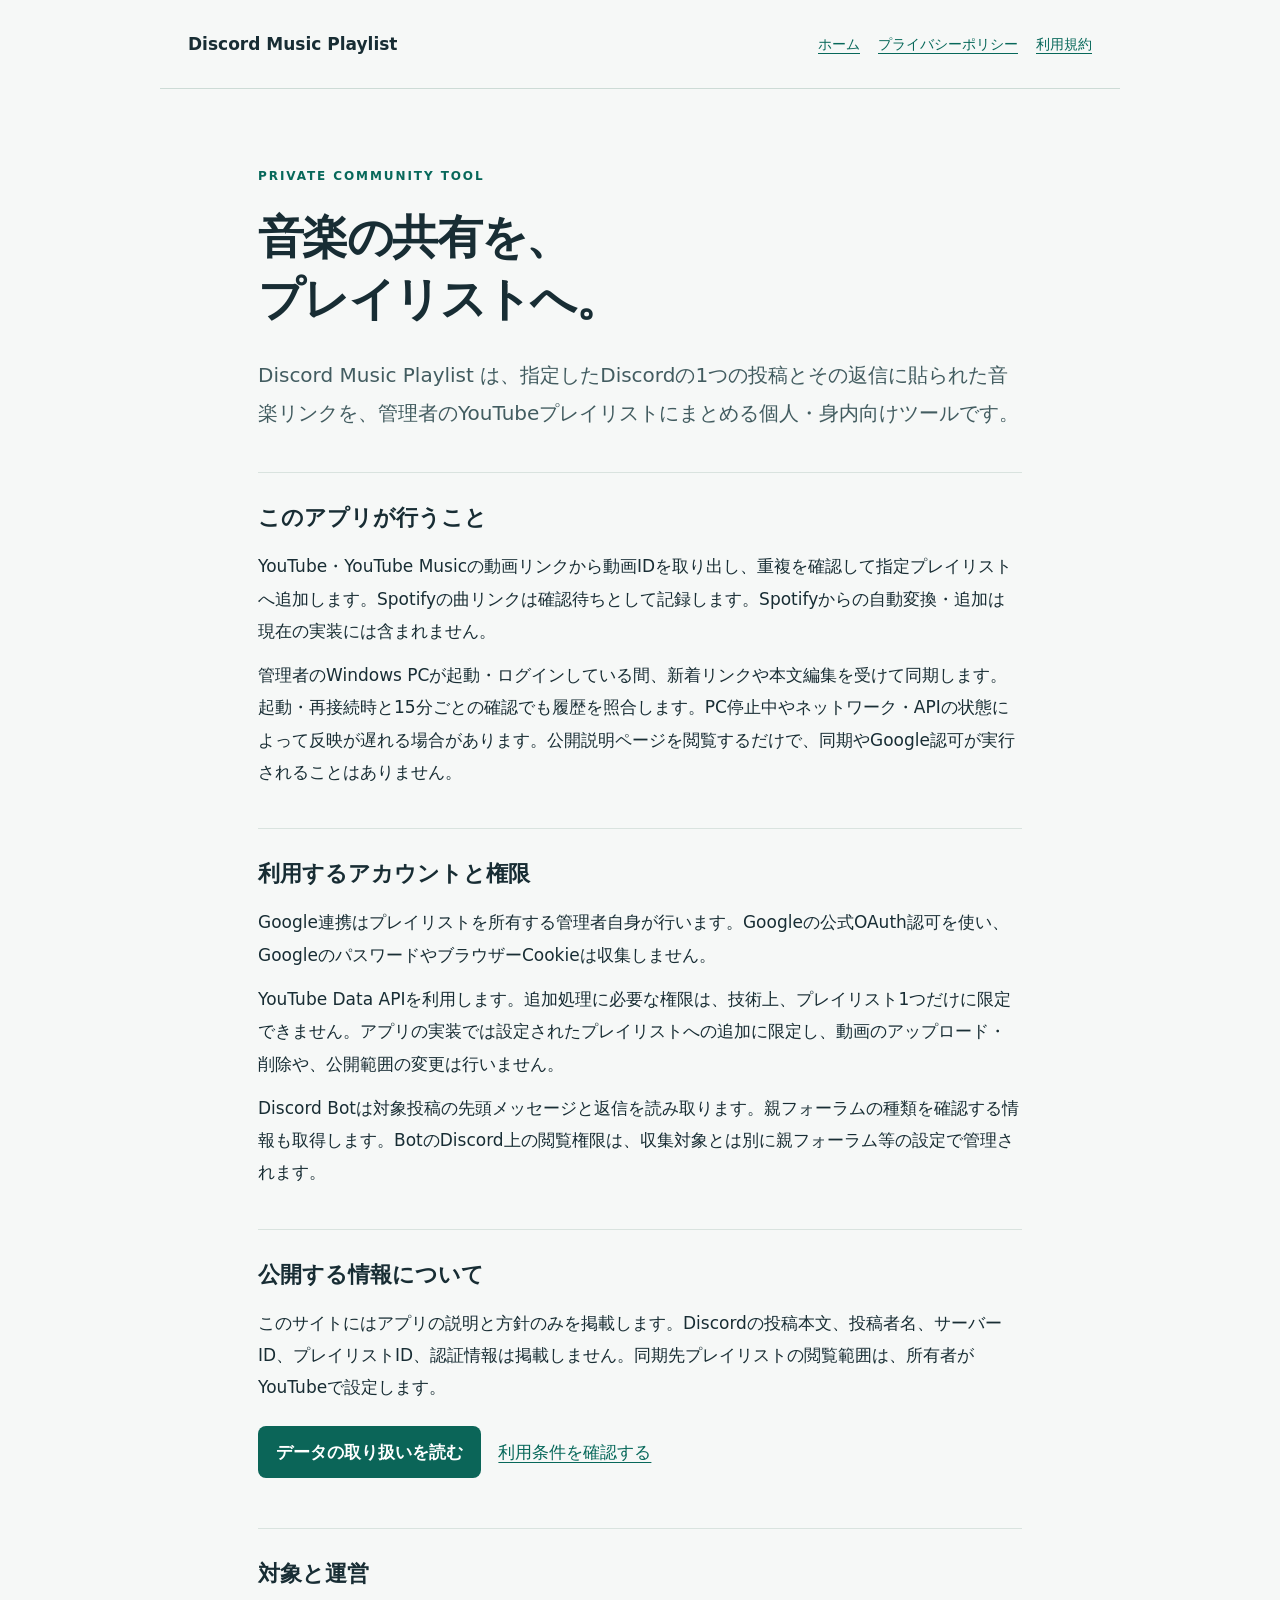
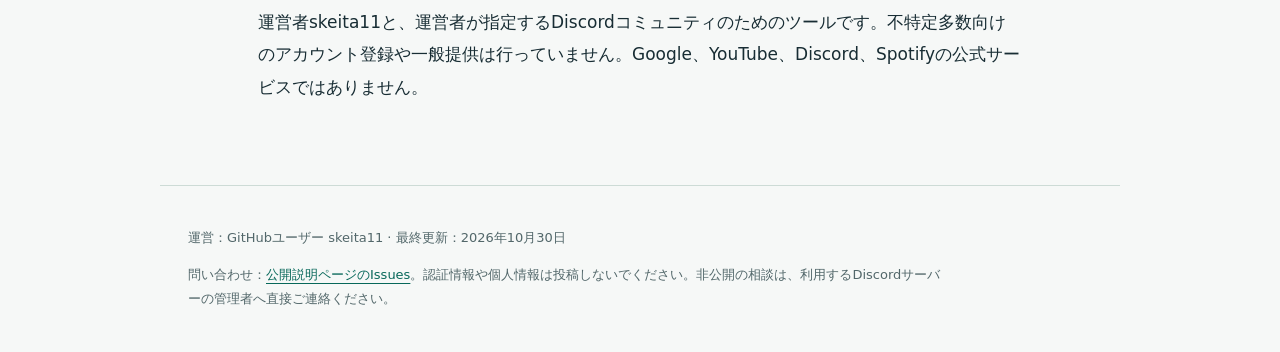
<file: index.html>
<!doctype html>
<html lang="ja"><head><meta charset="utf-8"><meta name="viewport" content="width=device-width,initial-scale=1"><meta name="description" content="Discord Music Playlist：個人・身内向けの音楽リンク同期ツールの説明とデータの取り扱い。"><title>アプリについて | Discord Music Playlist</title><link rel="stylesheet" href="style.css"></head><body><header><a class="brand" href="index.html">Discord Music Playlist</a><nav aria-label="メインナビゲーション"><a href="index.html">ホーム</a><a href="privacy.html">プライバシーポリシー</a><a href="terms.html">利用規約</a></nav></header><main><p class="eyebrow">PRIVATE COMMUNITY TOOL</p><h1>音楽の共有を、<br>プレイリストへ。</h1><p class="lead">Discord Music Playlist は、指定したDiscordの1つの投稿とその返信に貼られた音楽リンクを、管理者のYouTubeプレイリストにまとめる個人・身内向けツールです。</p><section><h2>このアプリが行うこと</h2><p>YouTube・YouTube Musicの動画リンクから動画IDを取り出し、重複を確認して指定プレイリストへ追加します。Spotifyの曲リンクは確認待ちとして記録します。Spotifyからの自動変換・追加は現在の実装には含まれません。</p><p>管理者のWindows PCが起動・ログインしている間、新着リンクや本文編集を受けて同期します。起動・再接続時と15分ごとの確認でも履歴を照合します。PC停止中やネットワーク・APIの状態によって反映が遅れる場合があります。公開説明ページを閲覧するだけで、同期やGoogle認可が実行されることはありません。</p></section><section><h2>利用するアカウントと権限</h2><p>Google連携はプレイリストを所有する管理者自身が行います。Googleの公式OAuth認可を使い、GoogleのパスワードやブラウザーCookieは収集しません。</p><p>YouTube Data APIを利用します。追加処理に必要な権限は、技術上、プレイリスト1つだけに限定できません。アプリの実装では設定されたプレイリストへの追加に限定し、動画のアップロード・削除や、公開範囲の変更は行いません。</p><p>Discord Botは対象投稿の先頭メッセージと返信を読み取ります。親フォーラムの種類を確認する情報も取得します。BotのDiscord上の閲覧権限は、収集対象とは別に親フォーラム等の設定で管理されます。</p></section><section><h2>公開する情報について</h2><p>このサイトにはアプリの説明と方針のみを掲載します。Discordの投稿本文、投稿者名、サーバーID、プレイリストID、認証情報は掲載しません。同期先プレイリストの閲覧範囲は、所有者がYouTubeで設定します。</p><p><a class="button" href="privacy.html">データの取り扱いを読む</a> <a href="terms.html">利用条件を確認する</a></p></section><section><h2>対象と運営</h2><p>運営者skeita11と、運営者が指定するDiscordコミュニティのためのツールです。不特定多数向けのアカウント登録や一般提供は行っていません。Google、YouTube、Discord、Spotifyの公式サービスではありません。</p></section></main><footer><p>運営：GitHubユーザー skeita11 · 最終更新：2026年10月30日</p><p>問い合わせ：<a href="https://github.com/skeita11/discord-music-info/issues">公開説明ページのIssues</a>。認証情報や個人情報は投稿しないでください。非公開の相談は、利用するDiscordサーバーの管理者へ直接ご連絡ください。</p></footer></body></html>
</file>
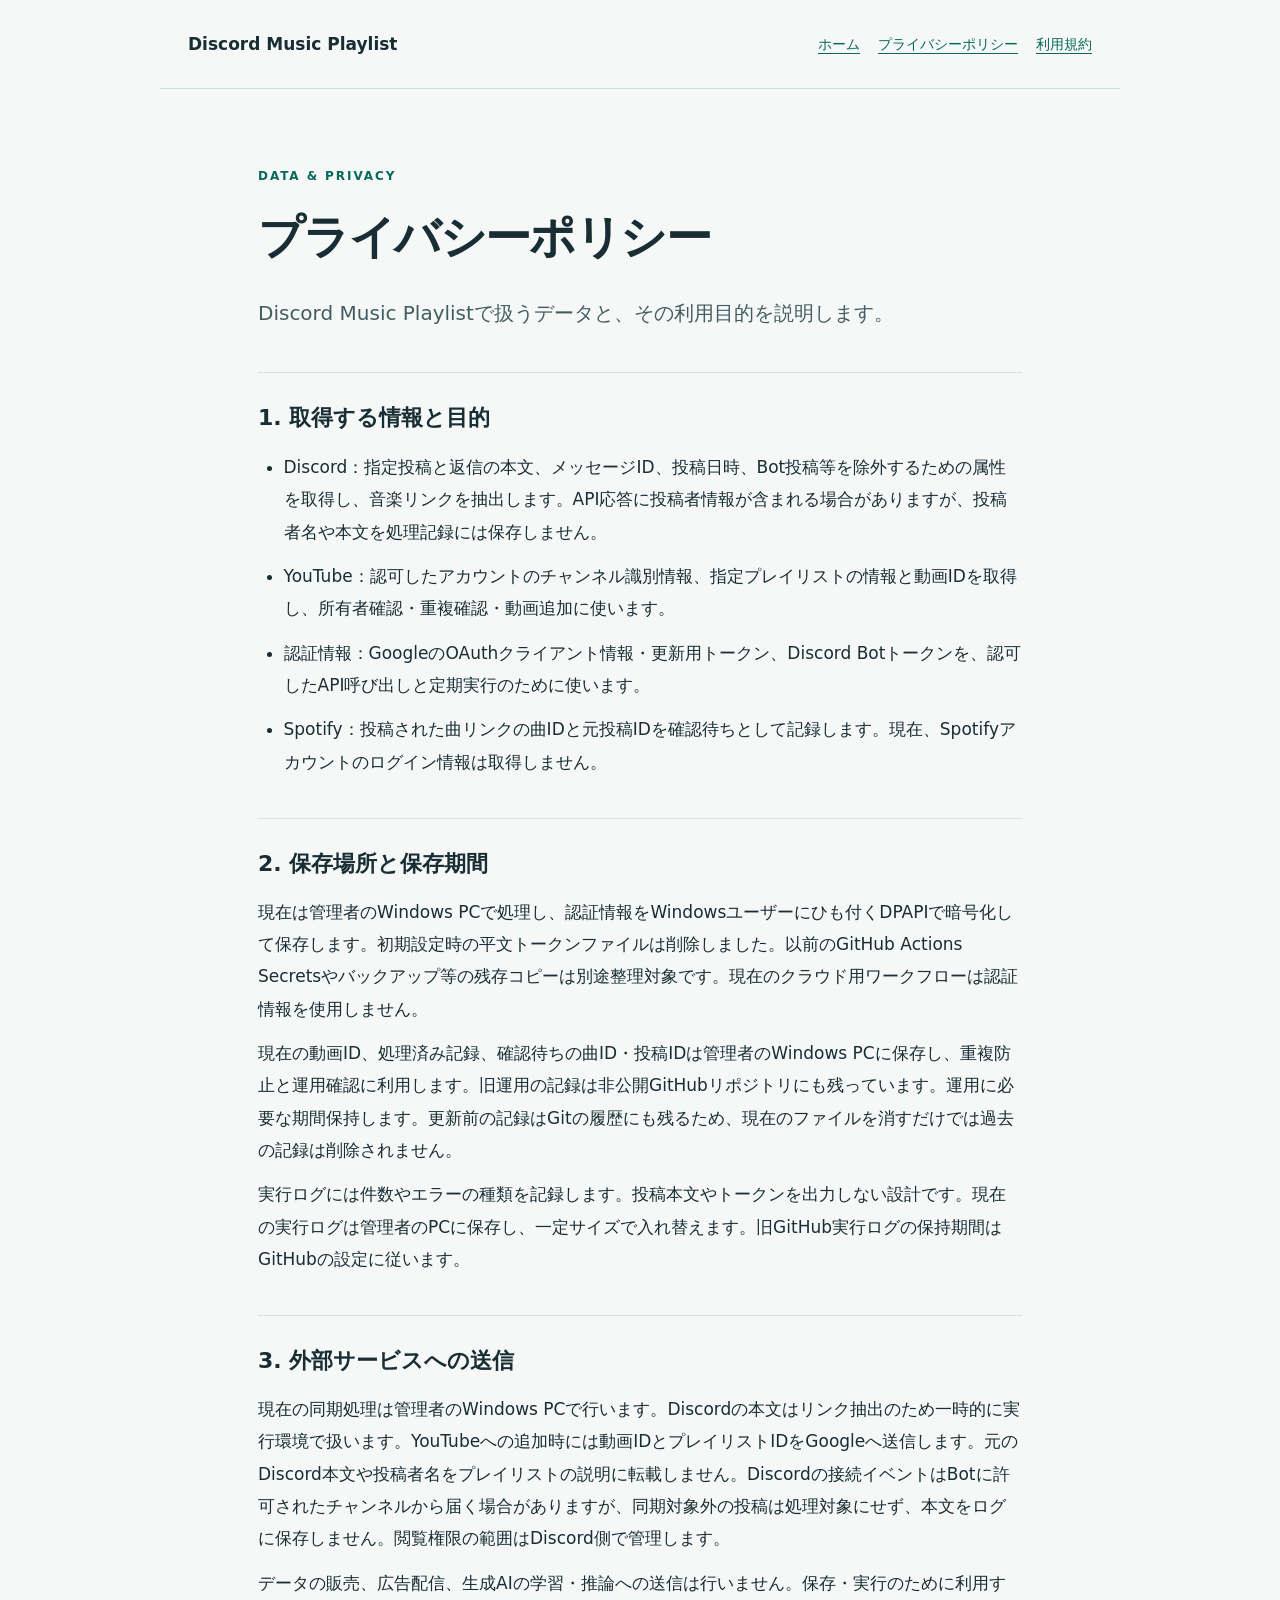
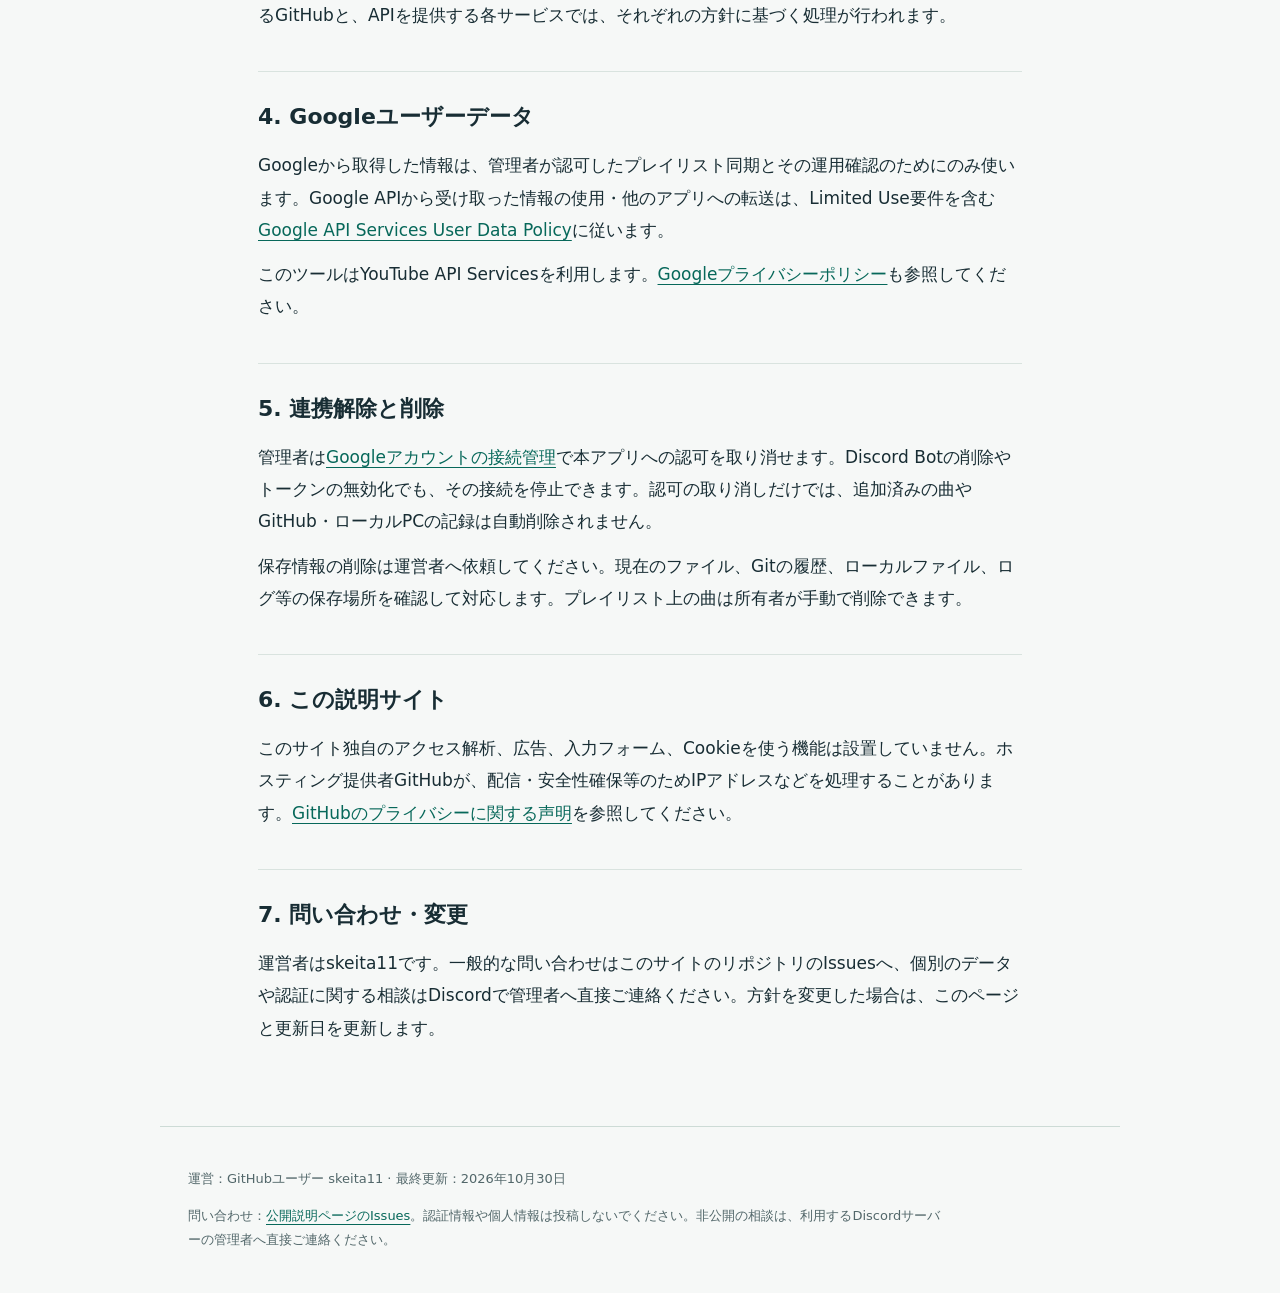
<file: privacy.html>
<!doctype html>
<html lang="ja"><head><meta charset="utf-8"><meta name="viewport" content="width=device-width,initial-scale=1"><meta name="description" content="Discord Music Playlist：個人・身内向けの音楽リンク同期ツールの説明とデータの取り扱い。"><title>プライバシーポリシー | Discord Music Playlist</title><link rel="stylesheet" href="style.css"></head><body><header><a class="brand" href="index.html">Discord Music Playlist</a><nav aria-label="メインナビゲーション"><a href="index.html">ホーム</a><a href="privacy.html">プライバシーポリシー</a><a href="terms.html">利用規約</a></nav></header><main><p class="eyebrow">DATA &amp; PRIVACY</p><h1>プライバシーポリシー</h1><p class="lead">Discord Music Playlistで扱うデータと、その利用目的を説明します。</p><section><h2>1. 取得する情報と目的</h2><ul><li>Discord：指定投稿と返信の本文、メッセージID、投稿日時、Bot投稿等を除外するための属性を取得し、音楽リンクを抽出します。API応答に投稿者情報が含まれる場合がありますが、投稿者名や本文を処理記録には保存しません。</li><li>YouTube：認可したアカウントのチャンネル識別情報、指定プレイリストの情報と動画IDを取得し、所有者確認・重複確認・動画追加に使います。</li><li>認証情報：GoogleのOAuthクライアント情報・更新用トークン、Discord Botトークンを、認可したAPI呼び出しと定期実行のために使います。</li><li>Spotify：投稿された曲リンクの曲IDと元投稿IDを確認待ちとして記録します。現在、Spotifyアカウントのログイン情報は取得しません。</li></ul></section><section><h2>2. 保存場所と保存期間</h2><p>現在は管理者のWindows PCで処理し、認証情報をWindowsユーザーにひも付くDPAPIで暗号化して保存します。初期設定時の平文トークンファイルは削除しました。以前のGitHub Actions Secretsやバックアップ等の残存コピーは別途整理対象です。現在のクラウド用ワークフローは認証情報を使用しません。</p><p>現在の動画ID、処理済み記録、確認待ちの曲ID・投稿IDは管理者のWindows PCに保存し、重複防止と運用確認に利用します。旧運用の記録は非公開GitHubリポジトリにも残っています。運用に必要な期間保持します。更新前の記録はGitの履歴にも残るため、現在のファイルを消すだけでは過去の記録は削除されません。</p><p>実行ログには件数やエラーの種類を記録します。投稿本文やトークンを出力しない設計です。現在の実行ログは管理者のPCに保存し、一定サイズで入れ替えます。旧GitHub実行ログの保持期間はGitHubの設定に従います。</p></section><section><h2>3. 外部サービスへの送信</h2><p>現在の同期処理は管理者のWindows PCで行います。Discordの本文はリンク抽出のため一時的に実行環境で扱います。YouTubeへの追加時には動画IDとプレイリストIDをGoogleへ送信します。元のDiscord本文や投稿者名をプレイリストの説明に転載しません。Discordの接続イベントはBotに許可されたチャンネルから届く場合がありますが、同期対象外の投稿は処理対象にせず、本文をログに保存しません。閲覧権限の範囲はDiscord側で管理します。</p><p>データの販売、広告配信、生成AIの学習・推論への送信は行いません。保存・実行のために利用するGitHubと、APIを提供する各サービスでは、それぞれの方針に基づく処理が行われます。</p></section><section><h2>4. Googleユーザーデータ</h2><p>Googleから取得した情報は、管理者が認可したプレイリスト同期とその運用確認のためにのみ使います。Google APIから受け取った情報の使用・他のアプリへの転送は、Limited Use要件を含む<a href="https://developers.google.com/terms/api-services-user-data-policy">Google API Services User Data Policy</a>に従います。</p><p>このツールはYouTube API Servicesを利用します。<a href="https://policies.google.com/privacy">Googleプライバシーポリシー</a>も参照してください。</p></section><section><h2>5. 連携解除と削除</h2><p>管理者は<a href="https://myaccount.google.com/connections">Googleアカウントの接続管理</a>で本アプリへの認可を取り消せます。Discord Botの削除やトークンの無効化でも、その接続を停止できます。認可の取り消しだけでは、追加済みの曲やGitHub・ローカルPCの記録は自動削除されません。</p><p>保存情報の削除は運営者へ依頼してください。現在のファイル、Gitの履歴、ローカルファイル、ログ等の保存場所を確認して対応します。プレイリスト上の曲は所有者が手動で削除できます。</p></section><section><h2>6. この説明サイト</h2><p>このサイト独自のアクセス解析、広告、入力フォーム、Cookieを使う機能は設置していません。ホスティング提供者GitHubが、配信・安全性確保等のためIPアドレスなどを処理することがあります。<a href="https://docs.github.com/en/site-policy/privacy-policies/github-general-privacy-statement">GitHubのプライバシーに関する声明</a>を参照してください。</p></section><section><h2>7. 問い合わせ・変更</h2><p>運営者はskeita11です。一般的な問い合わせはこのサイトのリポジトリのIssuesへ、個別のデータや認証に関する相談はDiscordで管理者へ直接ご連絡ください。方針を変更した場合は、このページと更新日を更新します。</p></section></main><footer><p>運営：GitHubユーザー skeita11 · 最終更新：2026年10月30日</p><p>問い合わせ：<a href="https://github.com/skeita11/discord-music-info/issues">公開説明ページのIssues</a>。認証情報や個人情報は投稿しないでください。非公開の相談は、利用するDiscordサーバーの管理者へ直接ご連絡ください。</p></footer></body></html>
</file>
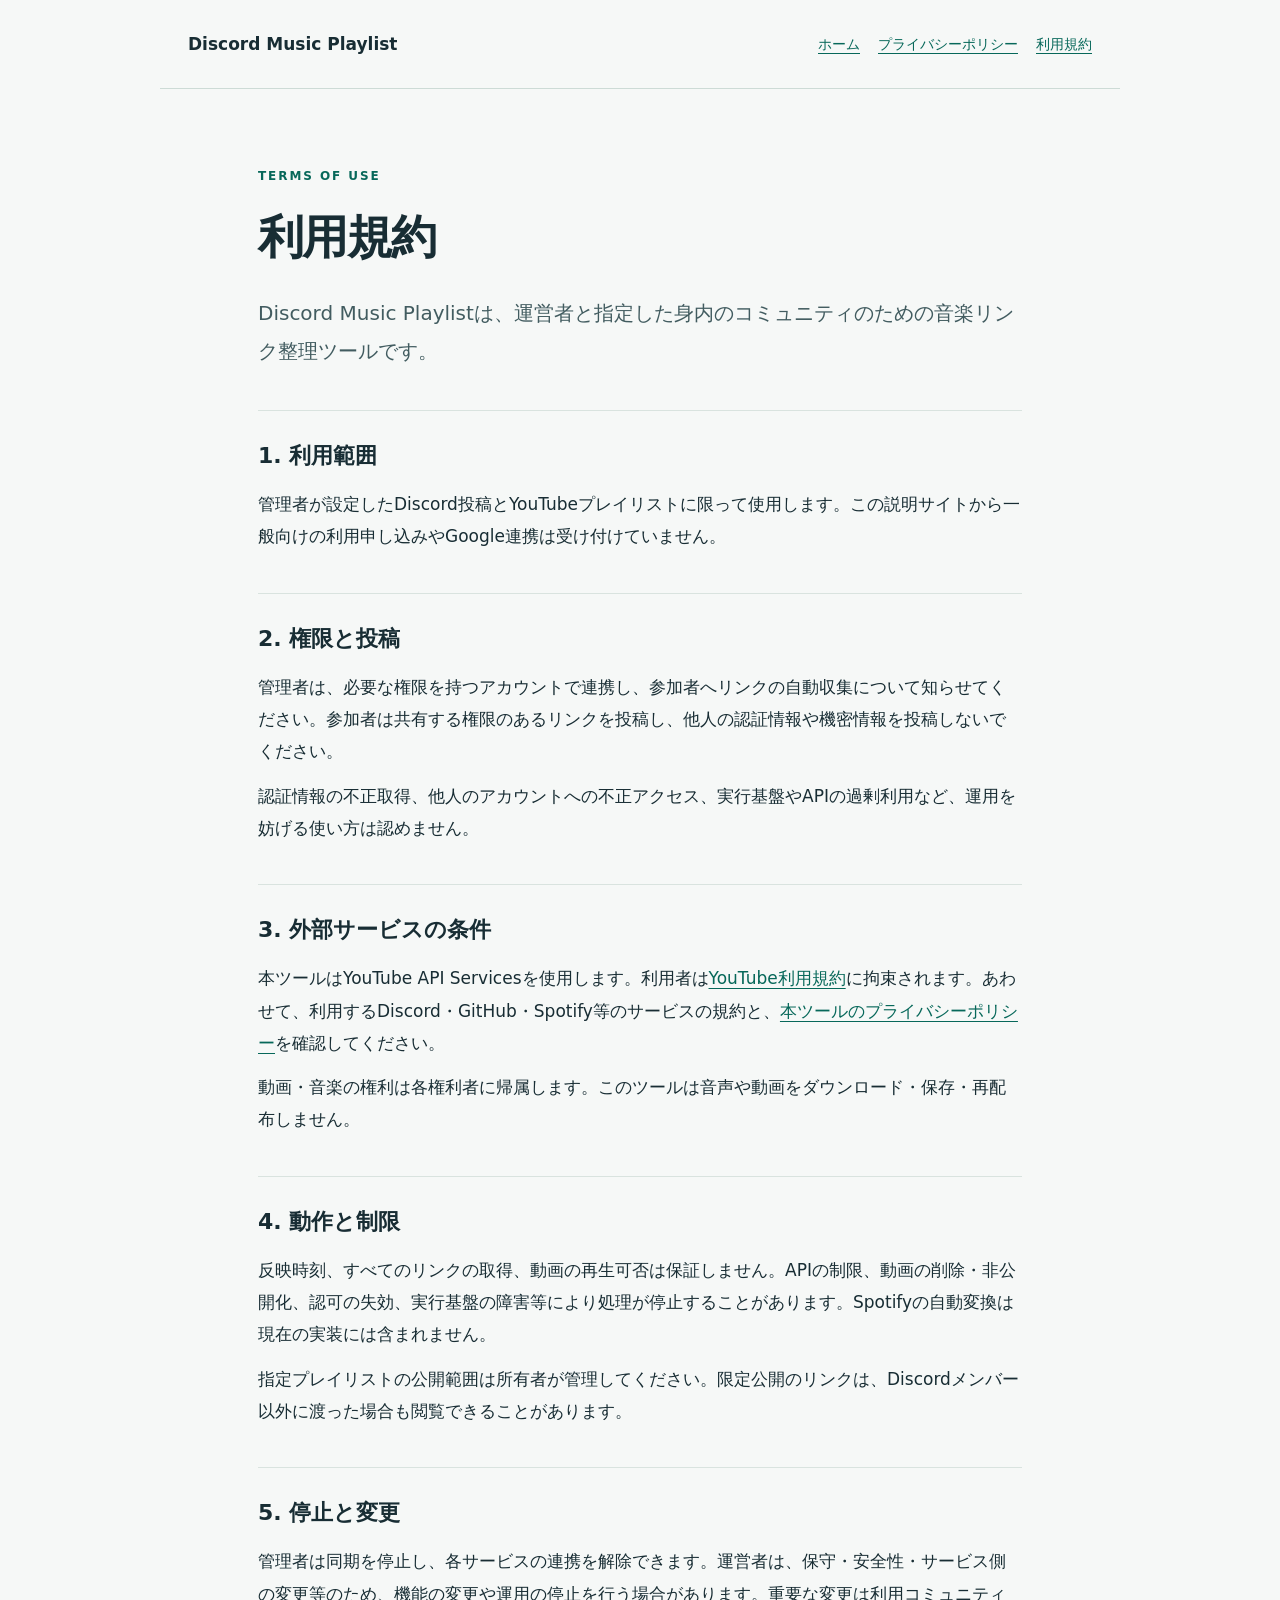
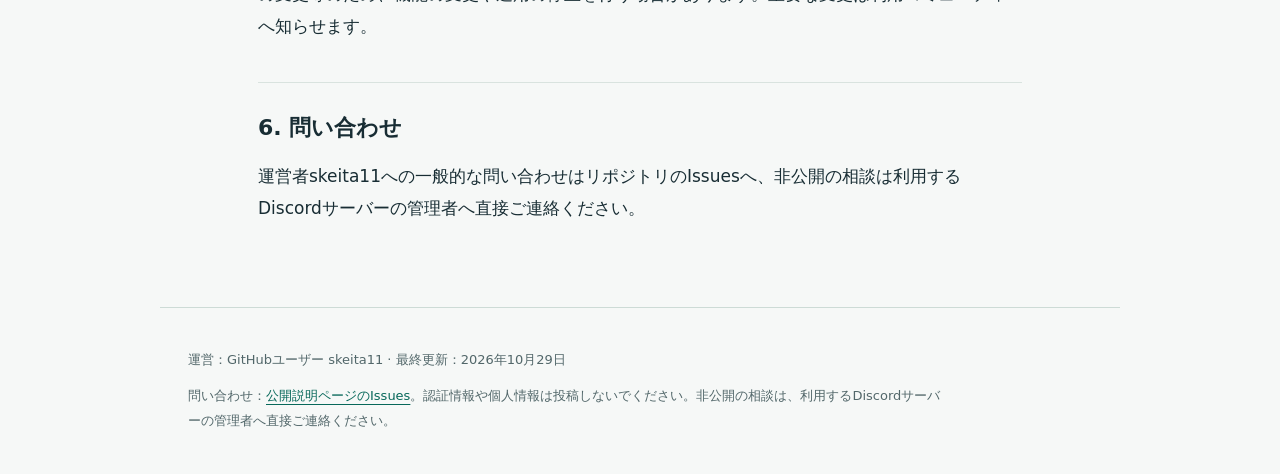
<file: terms.html>
<!doctype html>
<html lang="ja"><head><meta charset="utf-8"><meta name="viewport" content="width=device-width,initial-scale=1"><meta name="description" content="Discord Music Playlist：個人・身内向けの音楽リンク同期ツールの説明とデータの取り扱い。"><title>利用規約 | Discord Music Playlist</title><link rel="stylesheet" href="style.css"></head><body><header><a class="brand" href="index.html">Discord Music Playlist</a><nav aria-label="メインナビゲーション"><a href="index.html">ホーム</a><a href="privacy.html">プライバシーポリシー</a><a href="terms.html">利用規約</a></nav></header><main><p class="eyebrow">TERMS OF USE</p><h1>利用規約</h1><p class="lead">Discord Music Playlistは、運営者と指定した身内のコミュニティのための音楽リンク整理ツールです。</p><section><h2>1. 利用範囲</h2><p>管理者が設定したDiscord投稿とYouTubeプレイリストに限って使用します。この説明サイトから一般向けの利用申し込みやGoogle連携は受け付けていません。</p></section><section><h2>2. 権限と投稿</h2><p>管理者は、必要な権限を持つアカウントで連携し、参加者へリンクの自動収集について知らせてください。参加者は共有する権限のあるリンクを投稿し、他人の認証情報や機密情報を投稿しないでください。</p><p>認証情報の不正取得、他人のアカウントへの不正アクセス、実行基盤やAPIの過剰利用など、運用を妨げる使い方は認めません。</p></section><section><h2>3. 外部サービスの条件</h2><p>本ツールはYouTube API Servicesを使用します。利用者は<a href="https://www.youtube.com/t/terms">YouTube利用規約</a>に拘束されます。あわせて、利用するDiscord・GitHub・Spotify等のサービスの規約と、<a href="privacy.html">本ツールのプライバシーポリシー</a>を確認してください。</p><p>動画・音楽の権利は各権利者に帰属します。このツールは音声や動画をダウンロード・保存・再配布しません。</p></section><section><h2>4. 動作と制限</h2><p>反映時刻、すべてのリンクの取得、動画の再生可否は保証しません。APIの制限、動画の削除・非公開化、認可の失効、実行基盤の障害等により処理が停止することがあります。Spotifyの自動変換は現在の実装には含まれません。</p><p>指定プレイリストの公開範囲は所有者が管理してください。限定公開のリンクは、Discordメンバー以外に渡った場合も閲覧できることがあります。</p></section><section><h2>5. 停止と変更</h2><p>管理者は同期を停止し、各サービスの連携を解除できます。運営者は、保守・安全性・サービス側の変更等のため、機能の変更や運用の停止を行う場合があります。重要な変更は利用コミュニティへ知らせます。</p></section><section><h2>6. 問い合わせ</h2><p>運営者skeita11への一般的な問い合わせはリポジトリのIssuesへ、非公開の相談は利用するDiscordサーバーの管理者へ直接ご連絡ください。</p></section></main><footer><p>運営：GitHubユーザー skeita11 · 最終更新：2026年10月29日</p><p>問い合わせ：<a href="https://github.com/skeita11/discord-music-info/issues">公開説明ページのIssues</a>。認証情報や個人情報は投稿しないでください。非公開の相談は、利用するDiscordサーバーの管理者へ直接ご連絡ください。</p></footer></body></html>
</file>
<file: style.css>
*{box-sizing:border-box}body{margin:0;background:#f6f8f7;color:#182d34;font:17px/1.9 system-ui,-apple-system,"Segoe UI",sans-serif}header,main,footer{max-width:960px;margin:auto;padding:28px}header{display:flex;align-items:center;justify-content:space-between;gap:20px;border-bottom:1px solid #cddbd6}.brand{font-weight:750;text-decoration:none;color:#182d34}nav{display:flex;flex-wrap:wrap;gap:18px;font-size:14px}a{color:#07685a;text-underline-offset:4px}a:focus-visible{outline:3px solid #138c79;outline-offset:5px}main{max-width:820px;padding-top:64px;padding-bottom:70px}.eyebrow{font-size:12px;letter-spacing:.16em;font-weight:750;color:#07685a}h1{font-size:clamp(30px,5vw,46px);line-height:1.35;letter-spacing:-.035em;margin:18px 0 26px}h2{font-size:22px;line-height:1.5;margin:0 0 16px}.lead{font-size:20px;color:#425c60}section{margin-top:40px;padding-top:28px;border-top:1px solid #d9e3df}p{margin:12px 0}li{margin-bottom:12px}ul{padding-left:1.5em}.button{display:inline-block;background:#0b6558;color:white;border-radius:8px;padding:10px 18px;margin:10px 12px 10px 0;text-decoration:none;font-weight:650}footer{border-top:1px solid #cddbd6;color:#52676a;font-size:13px}footer p{max-width:760px}@media(max-width:680px){header{align-items:flex-start;flex-direction:column;padding:22px}main{padding:36px 22px}nav{gap:14px;font-size:13px}footer{padding:22px}.lead{font-size:18px}}
</file>
